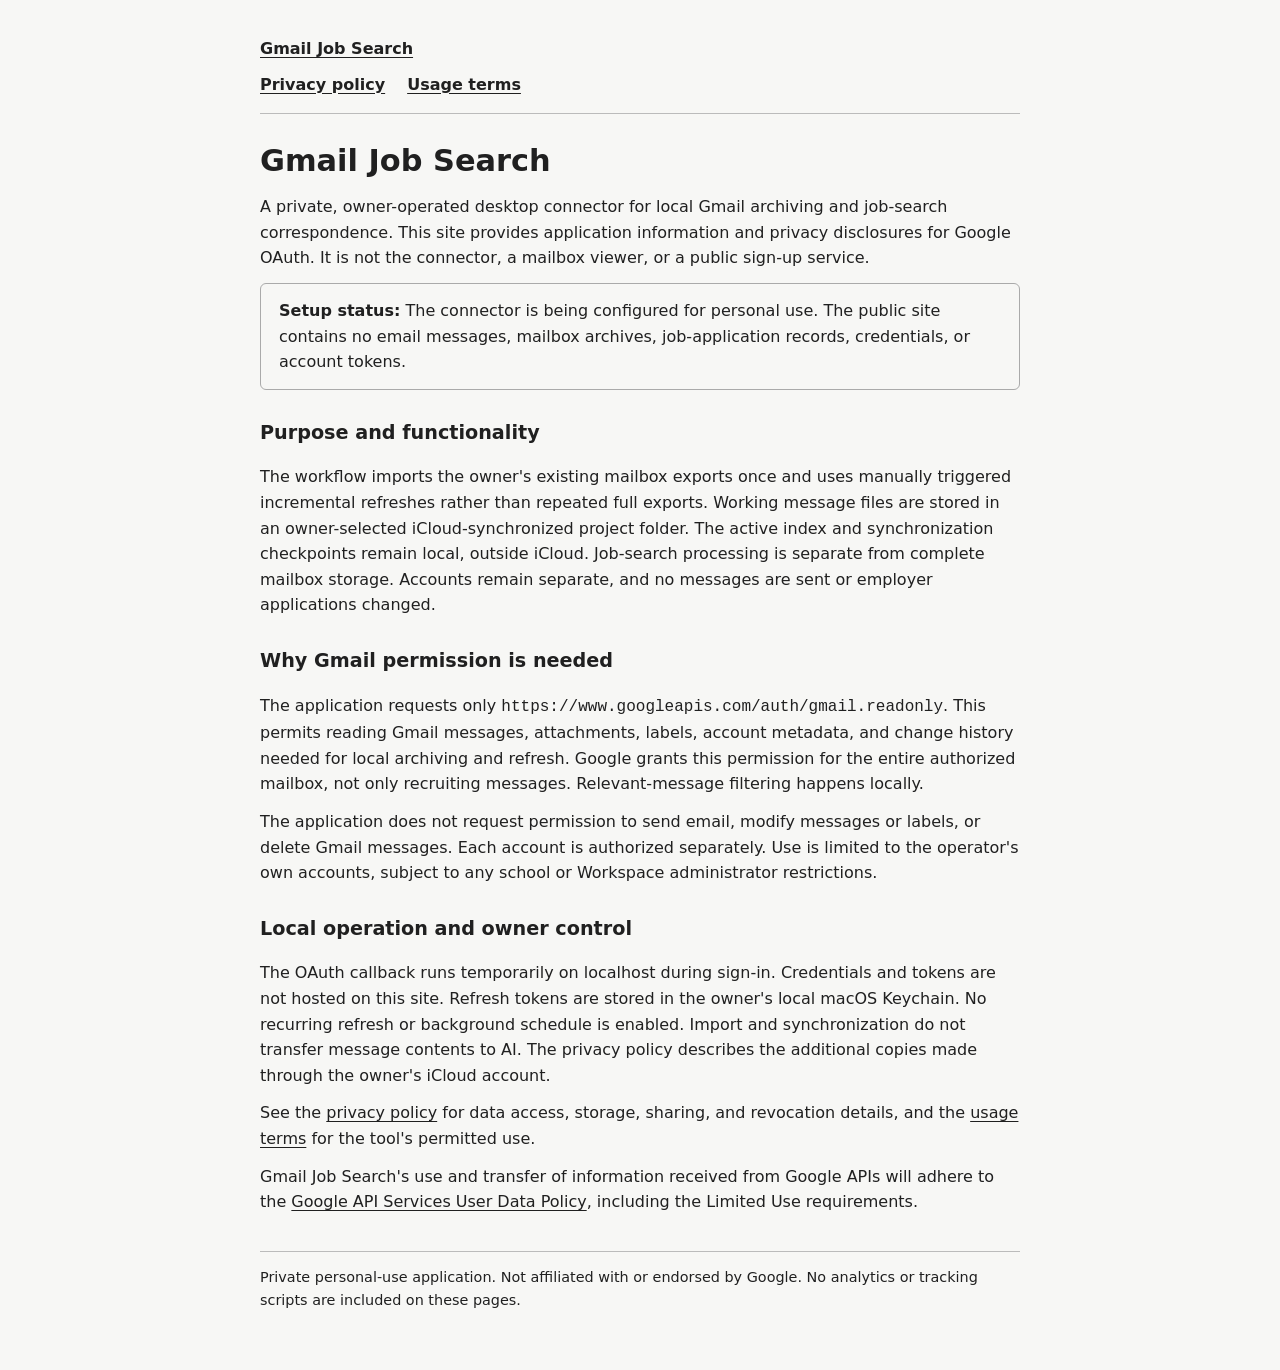
<file: index.html>
<!doctype html>
<html lang="en">
<head><meta charset="utf-8"><meta name="viewport" content="width=device-width, initial-scale=1"><meta name="robots" content="noindex, nofollow"><meta name="description" content="Public information for Gmail Job Search, a private local read-only Gmail connector."><title>Gmail Job Search</title><link rel="stylesheet" href="styles.css"></head>
<body>
<header><a href="index.html">Gmail Job Search</a><nav aria-label="Site"><a href="privacy.html">Privacy policy</a><a href="terms.html">Usage terms</a></nav></header>
<main>
<h1>Gmail Job Search</h1>
<p>A private, owner-operated desktop connector for local Gmail archiving and job-search correspondence. This site provides application information and privacy disclosures for Google OAuth. It is not the connector, a mailbox viewer, or a public sign-up service.</p>
<p class="notice"><strong>Setup status:</strong> The connector is being configured for personal use. The public site contains no email messages, mailbox archives, job-application records, credentials, or account tokens.</p>
<h2>Purpose and functionality</h2>
<p>The workflow imports the owner's existing mailbox exports once and uses manually triggered incremental refreshes rather than repeated full exports. Working message files are stored in an owner-selected iCloud-synchronized project folder. The active index and synchronization checkpoints remain local, outside iCloud. Job-search processing is separate from complete mailbox storage. Accounts remain separate, and no messages are sent or employer applications changed.</p>
<h2>Why Gmail permission is needed</h2>
<p>The application requests only <code>https://www.googleapis.com/auth/gmail.readonly</code>. This permits reading Gmail messages, attachments, labels, account metadata, and change history needed for local archiving and refresh. Google grants this permission for the entire authorized mailbox, not only recruiting messages. Relevant-message filtering happens locally.</p>
<p>The application does not request permission to send email, modify messages or labels, or delete Gmail messages. Each account is authorized separately. Use is limited to the operator's own accounts, subject to any school or Workspace administrator restrictions.</p>
<h2>Local operation and owner control</h2>
<p>The OAuth callback runs temporarily on localhost during sign-in. Credentials and tokens are not hosted on this site. Refresh tokens are stored in the owner's local macOS Keychain. No recurring refresh or background schedule is enabled. Import and synchronization do not transfer message contents to AI. The privacy policy describes the additional copies made through the owner's iCloud account.</p>
<p>See the <a href="privacy.html">privacy policy</a> for data access, storage, sharing, and revocation details, and the <a href="terms.html">usage terms</a> for the tool's permitted use.</p>
<p>Gmail Job Search's use and transfer of information received from Google APIs will adhere to the <a href="https://developers.google.com/terms/api-services-user-data-policy">Google API Services User Data Policy</a>, including the Limited Use requirements.</p>
</main>
<footer>Private personal-use application. Not affiliated with or endorsed by Google. No analytics or tracking scripts are included on these pages.</footer>
</body></html>
</file>
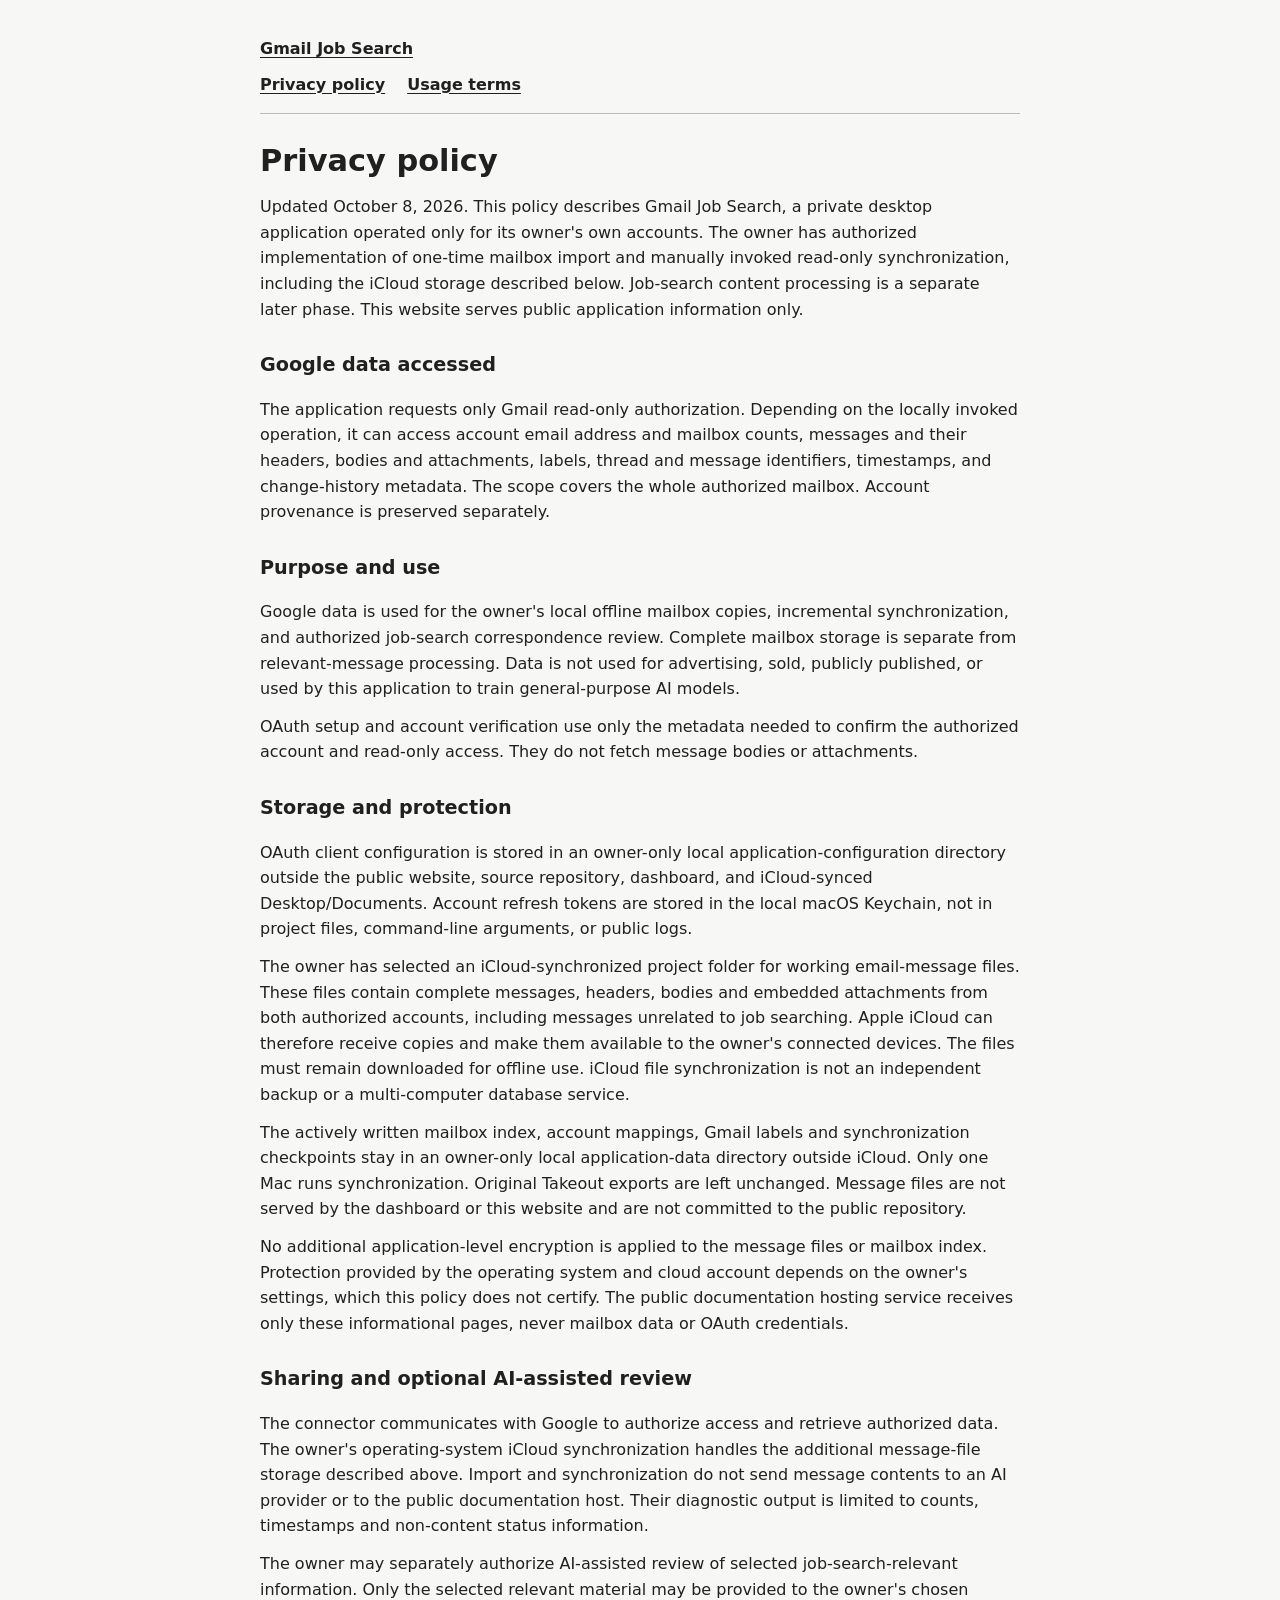
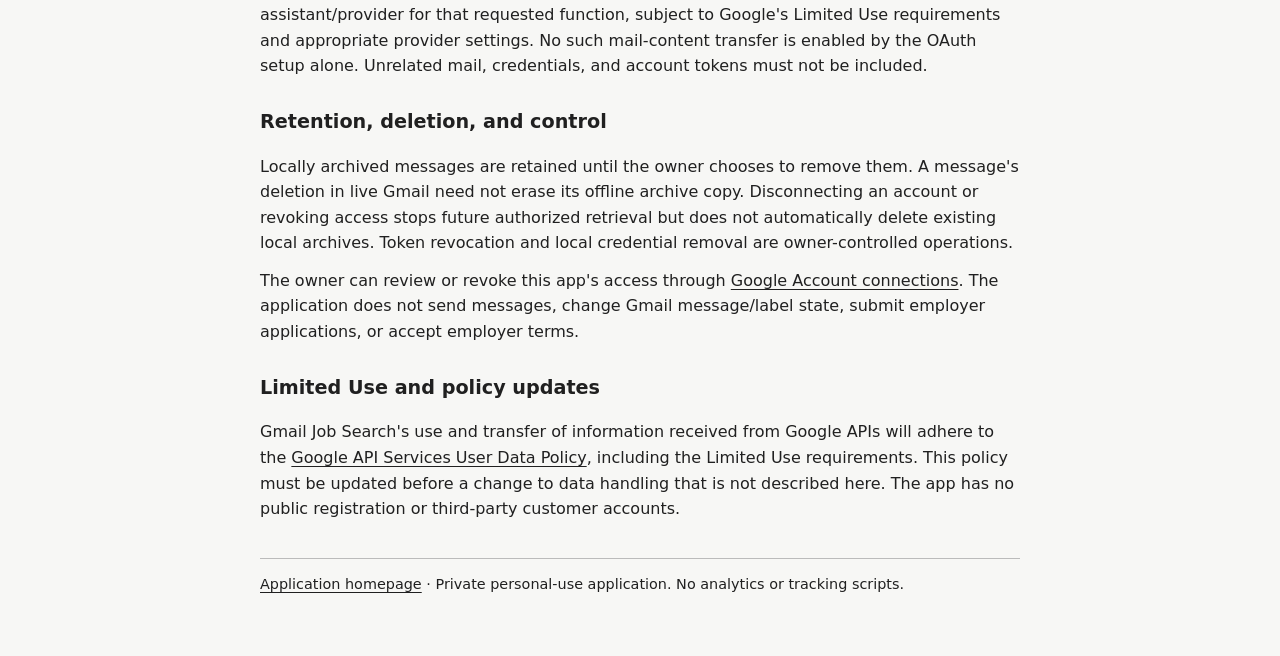
<file: privacy.html>
<!doctype html>
<html lang="en">
<head><meta charset="utf-8"><meta name="viewport" content="width=device-width, initial-scale=1"><meta name="robots" content="noindex, nofollow"><title>Privacy policy — Gmail Job Search</title><link rel="stylesheet" href="styles.css"></head>
<body>
<header><a href="index.html">Gmail Job Search</a><nav aria-label="Site"><a href="privacy.html" aria-current="page">Privacy policy</a><a href="terms.html">Usage terms</a></nav></header>
<main>
<h1>Privacy policy</h1>
<p>Updated October 8, 2026. This policy describes Gmail Job Search, a private desktop application operated only for its owner's own accounts. The owner has authorized implementation of one-time mailbox import and manually invoked read-only synchronization, including the iCloud storage described below. Job-search content processing is a separate later phase. This website serves public application information only.</p>
<h2>Google data accessed</h2>
<p>The application requests only Gmail read-only authorization. Depending on the locally invoked operation, it can access account email address and mailbox counts, messages and their headers, bodies and attachments, labels, thread and message identifiers, timestamps, and change-history metadata. The scope covers the whole authorized mailbox. Account provenance is preserved separately.</p>
<h2>Purpose and use</h2>
<p>Google data is used for the owner's local offline mailbox copies, incremental synchronization, and authorized job-search correspondence review. Complete mailbox storage is separate from relevant-message processing. Data is not used for advertising, sold, publicly published, or used by this application to train general-purpose AI models.</p>
<p>OAuth setup and account verification use only the metadata needed to confirm the authorized account and read-only access. They do not fetch message bodies or attachments.</p>
<h2>Storage and protection</h2>
<p>OAuth client configuration is stored in an owner-only local application-configuration directory outside the public website, source repository, dashboard, and iCloud-synced Desktop/Documents. Account refresh tokens are stored in the local macOS Keychain, not in project files, command-line arguments, or public logs.</p>
<p>The owner has selected an iCloud-synchronized project folder for working email-message files. These files contain complete messages, headers, bodies and embedded attachments from both authorized accounts, including messages unrelated to job searching. Apple iCloud can therefore receive copies and make them available to the owner's connected devices. The files must remain downloaded for offline use. iCloud file synchronization is not an independent backup or a multi-computer database service.</p>
<p>The actively written mailbox index, account mappings, Gmail labels and synchronization checkpoints stay in an owner-only local application-data directory outside iCloud. Only one Mac runs synchronization. Original Takeout exports are left unchanged. Message files are not served by the dashboard or this website and are not committed to the public repository.</p>
<p>No additional application-level encryption is applied to the message files or mailbox index. Protection provided by the operating system and cloud account depends on the owner's settings, which this policy does not certify. The public documentation hosting service receives only these informational pages, never mailbox data or OAuth credentials.</p>
<h2>Sharing and optional AI-assisted review</h2>
<p>The connector communicates with Google to authorize access and retrieve authorized data. The owner's operating-system iCloud synchronization handles the additional message-file storage described above. Import and synchronization do not send message contents to an AI provider or to the public documentation host. Their diagnostic output is limited to counts, timestamps and non-content status information.</p>
<p>The owner may separately authorize AI-assisted review of selected job-search-relevant information. Only the selected relevant material may be provided to the owner's chosen assistant/provider for that requested function, subject to Google's Limited Use requirements and appropriate provider settings. No such mail-content transfer is enabled by the OAuth setup alone. Unrelated mail, credentials, and account tokens must not be included.</p>
<h2>Retention, deletion, and control</h2>
<p>Locally archived messages are retained until the owner chooses to remove them. A message's deletion in live Gmail need not erase its offline archive copy. Disconnecting an account or revoking access stops future authorized retrieval but does not automatically delete existing local archives. Token revocation and local credential removal are owner-controlled operations.</p>
<p>The owner can review or revoke this app's access through <a href="https://myaccount.google.com/connections">Google Account connections</a>. The application does not send messages, change Gmail message/label state, submit employer applications, or accept employer terms.</p>
<h2>Limited Use and policy updates</h2>
<p>Gmail Job Search's use and transfer of information received from Google APIs will adhere to the <a href="https://developers.google.com/terms/api-services-user-data-policy">Google API Services User Data Policy</a>, including the Limited Use requirements. This policy must be updated before a change to data handling that is not described here. The app has no public registration or third-party customer accounts.</p>
</main>
<footer><a href="index.html">Application homepage</a> · Private personal-use application. No analytics or tracking scripts.</footer>
</body></html>
</file>
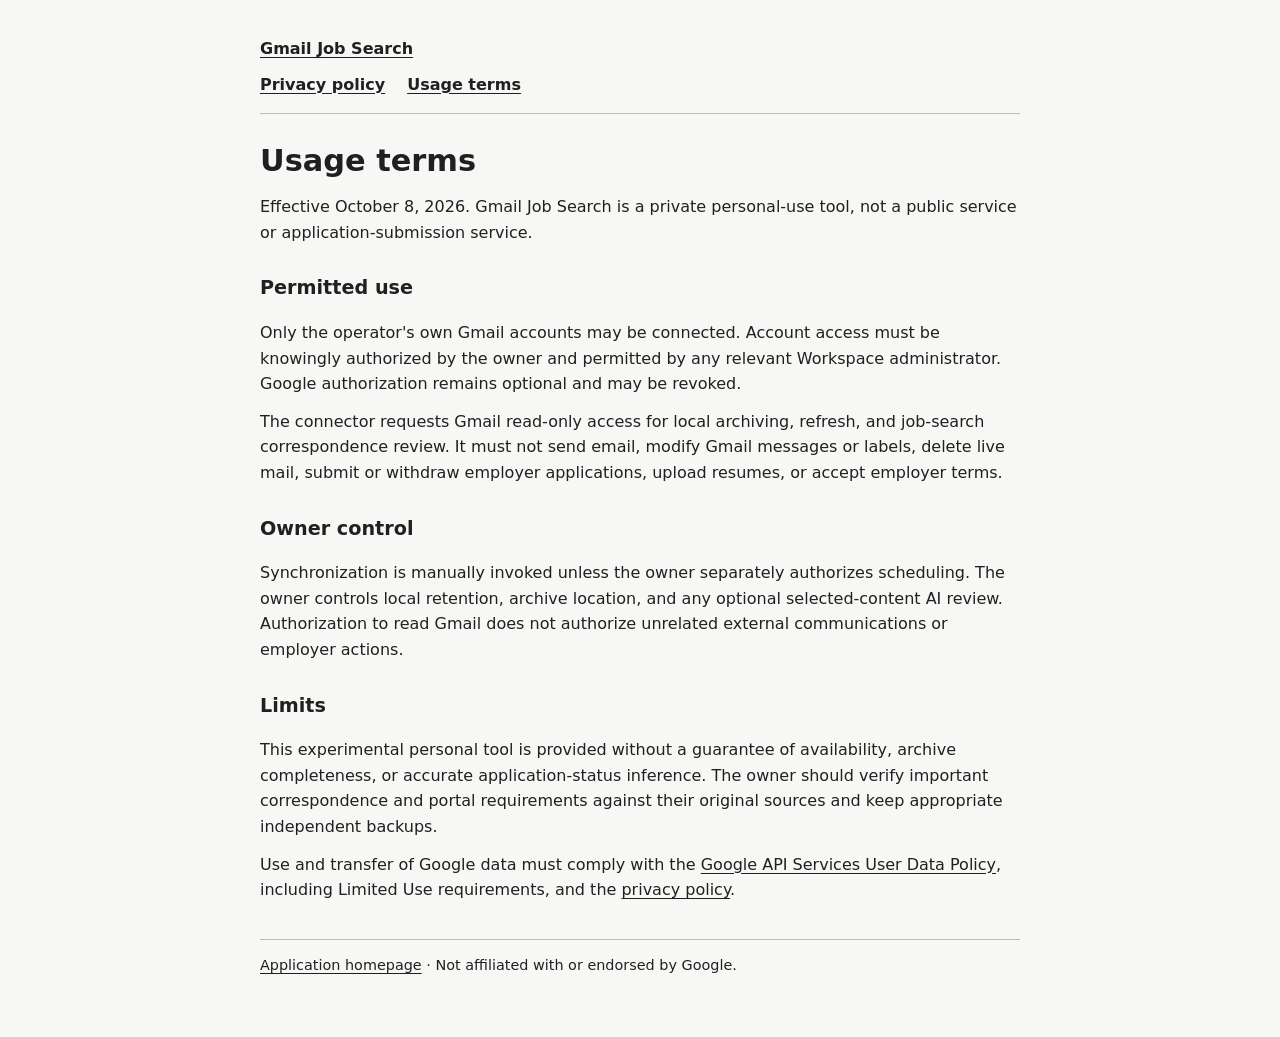
<file: terms.html>
<!doctype html>
<html lang="en">
<head><meta charset="utf-8"><meta name="viewport" content="width=device-width, initial-scale=1"><meta name="robots" content="noindex, nofollow"><title>Usage terms — Gmail Job Search</title><link rel="stylesheet" href="styles.css"></head>
<body>
<header><a href="index.html">Gmail Job Search</a><nav aria-label="Site"><a href="privacy.html">Privacy policy</a><a href="terms.html" aria-current="page">Usage terms</a></nav></header>
<main>
<h1>Usage terms</h1>
<p>Effective October 8, 2026. Gmail Job Search is a private personal-use tool, not a public service or application-submission service.</p>
<h2>Permitted use</h2>
<p>Only the operator's own Gmail accounts may be connected. Account access must be knowingly authorized by the owner and permitted by any relevant Workspace administrator. Google authorization remains optional and may be revoked.</p>
<p>The connector requests Gmail read-only access for local archiving, refresh, and job-search correspondence review. It must not send email, modify Gmail messages or labels, delete live mail, submit or withdraw employer applications, upload resumes, or accept employer terms.</p>
<h2>Owner control</h2>
<p>Synchronization is manually invoked unless the owner separately authorizes scheduling. The owner controls local retention, archive location, and any optional selected-content AI review. Authorization to read Gmail does not authorize unrelated external communications or employer actions.</p>
<h2>Limits</h2>
<p>This experimental personal tool is provided without a guarantee of availability, archive completeness, or accurate application-status inference. The owner should verify important correspondence and portal requirements against their original sources and keep appropriate independent backups.</p>
<p>Use and transfer of Google data must comply with the <a href="https://developers.google.com/terms/api-services-user-data-policy">Google API Services User Data Policy</a>, including Limited Use requirements, and the <a href="privacy.html">privacy policy</a>.</p>
</main>
<footer><a href="index.html">Application homepage</a> · Not affiliated with or endorsed by Google.</footer>
</body></html>
</file>
<file: styles.css>
:root { color-scheme: light dark; font: 16px/1.6 system-ui, sans-serif; background: #f7f7f5; color: #202020; }
body { max-width: 760px; margin: 0 auto; padding: 36px 22px 60px; }
header { border-bottom: 1px solid #bbb; padding-bottom: 16px; margin-bottom: 28px; }
header a { font-weight: 650; }
nav { display: flex; gap: 22px; flex-wrap: wrap; margin-top: 10px; }
a { color: inherit; text-underline-offset: 3px; }
h1 { font-size: 1.9rem; line-height: 1.25; margin: 0 0 14px; }
h2 { font-size: 1.2rem; margin-top: 28px; }
p, ul { margin: 12px 0; }
.notice { padding: 14px 18px; border: 1px solid #aaa; border-radius: 6px; }
footer { border-top: 1px solid #bbb; margin-top: 36px; padding-top: 14px; font-size: .9rem; }
code { overflow-wrap: anywhere; }
@media (prefers-color-scheme: dark) { :root { background: #181818; color: #eee; } header, footer { border-color: #555; } .notice { border-color: #666; } }
</file>
